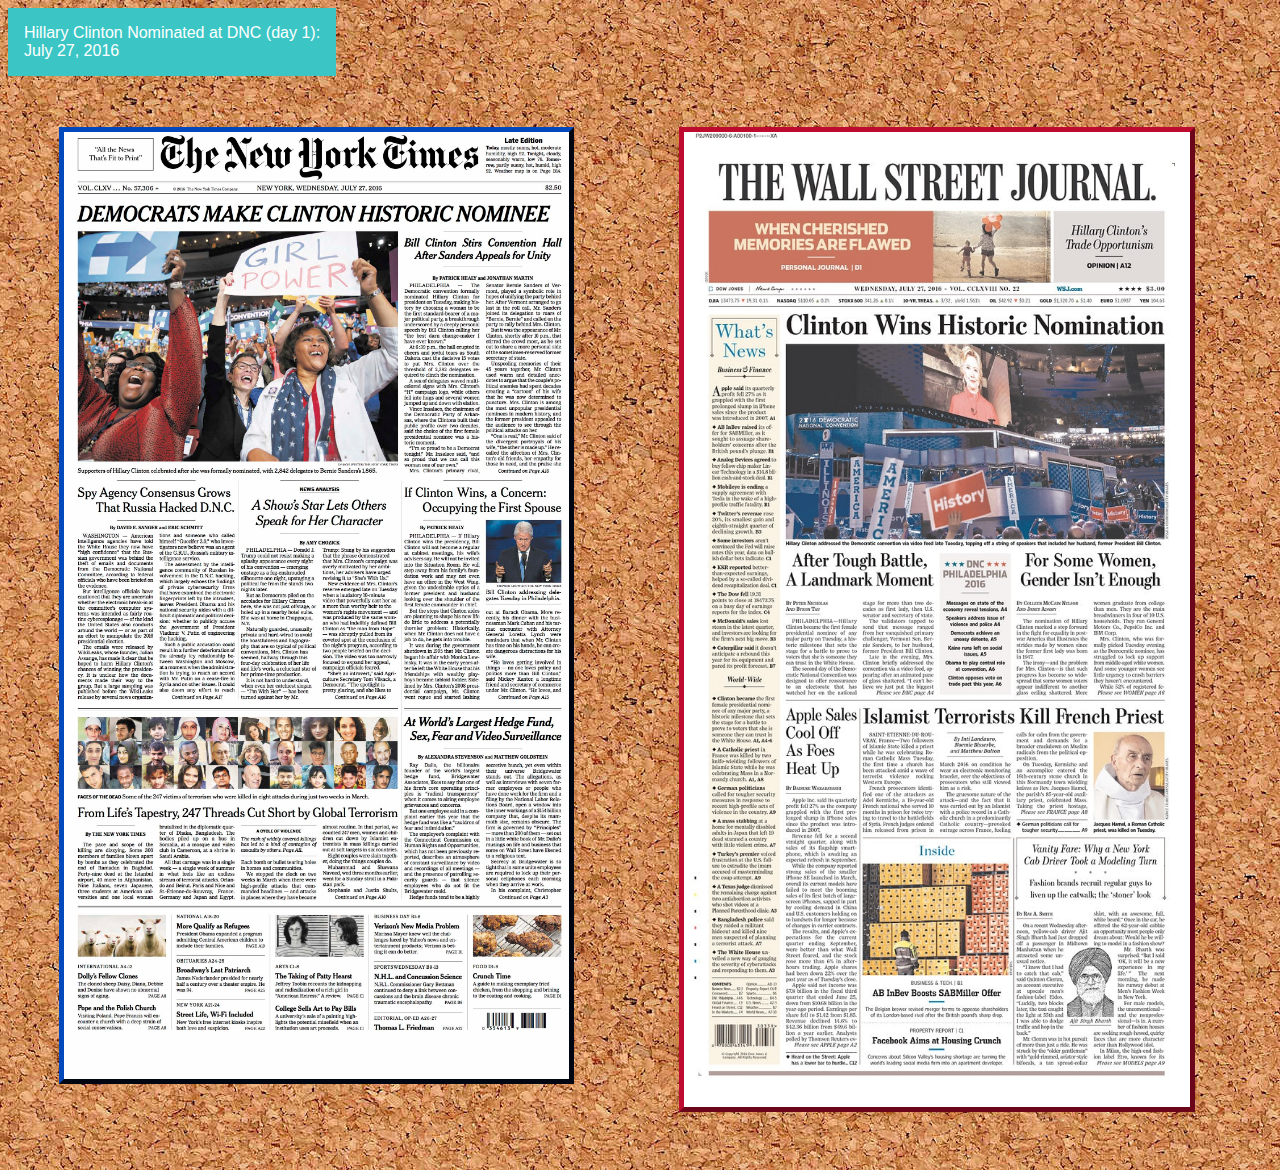
<file: july27.html>
<!DOCTYPE html>
<html>
<head>
  <title>News Comparison</title>
  <meta charset="utf-8">
  <meta name="viewport" content="width=device-width, initial-scale=1, maximum-scale=1" />
  <link rel="stylesheet" type="text/css" href="contentstyle.css">
</head>
<body>
  <div class="dropdown">
    <button class="dropbtn">Hillary Clinton Nominated at DNC (day 1): <br> July 27, 2016</button>
      <div class="dropdown-content">
        <a href="today.html" >Today: 8/3</a>
        <a href="yesturday.html">Yesterday: 8/2</a>
        <a href="july29.html" >DNC Day 2: 7/29</a>
        <a href="july27.html" class="current-page">DNC Day 1: 7/27</a>
        <a href="june28.html">Supreme Court on Abortion: 6/28</a>
        <a href="june25.html">Brexit: 6/25</a>
        <a href="march23.html">Brussels Bombing: 4/23</a>
      </div>
  </div>
<div class="imageBox">
  <img id="nyt" src="nyt-july27.jpg"/>
  <img id="wsj" src="wsj-july27.jpg"/>
</div>
</body>
	
</html>
</file>
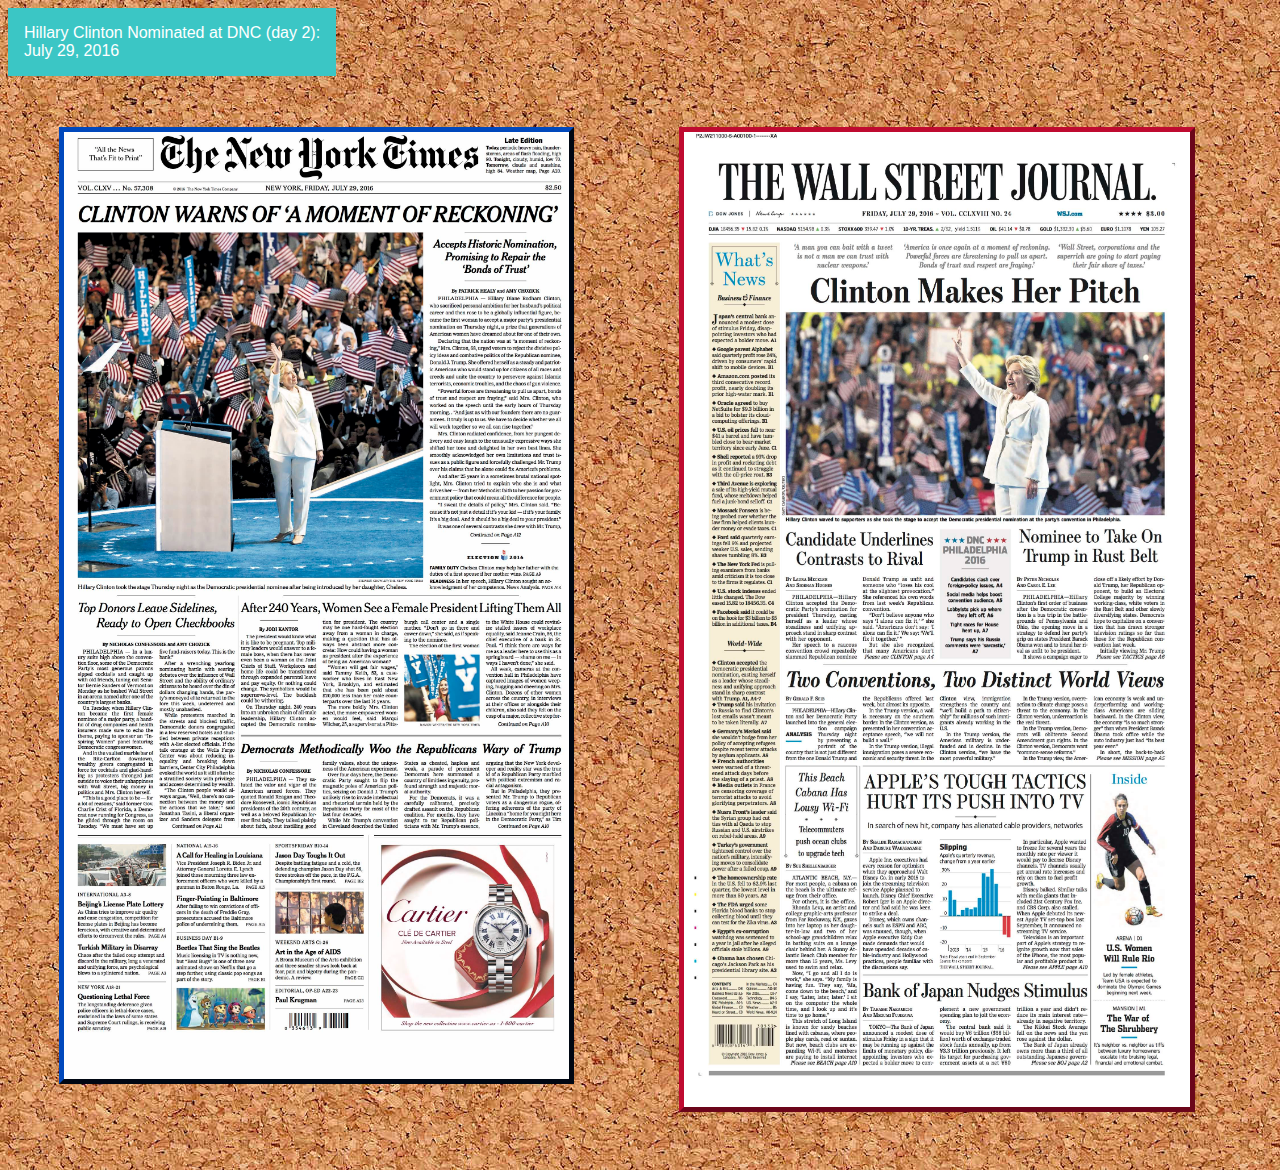
<file: july29.html>
<!DOCTYPE html>
<html>
<head>
  <title>News Comparison</title>
  <meta charset="utf-8">
  <meta name="viewport" content="width=device-width, initial-scale=1, maximum-scale=1" />
  <link rel="stylesheet" type="text/css" href="contentstyle.css">
</head>
<body>
  <div class="dropdown">
    <button class="dropbtn">Hillary Clinton Nominated at DNC (day 2): <br> July 29, 2016</button>
      <div class="dropdown-content">
        <a href="today.html" >Today: 8/3</a>
        <a href="yesturday.html">Yesterday: 8/2</a>
        <a href="july29.html" class="current-page">DNC Day 2: 7/29</a>
        <a href="july27.html">DNC Day 1: 7/27</a>
        <a href="june28.html">Supreme Court on Abortion: 6/28</a>
        <a href="june25.html">Brexit: 6/25</a>
        <a href="march23.html">Brussels Bombing: 4/23</a>
      </div>
  </div>
<div class="imageBox">
  <img id="nyt" src="nyt-july29.jpg"/> 
  <img id="wsj" src="wsj-july29.jpg"/>
</div>
</body>
	
</html>
</file>
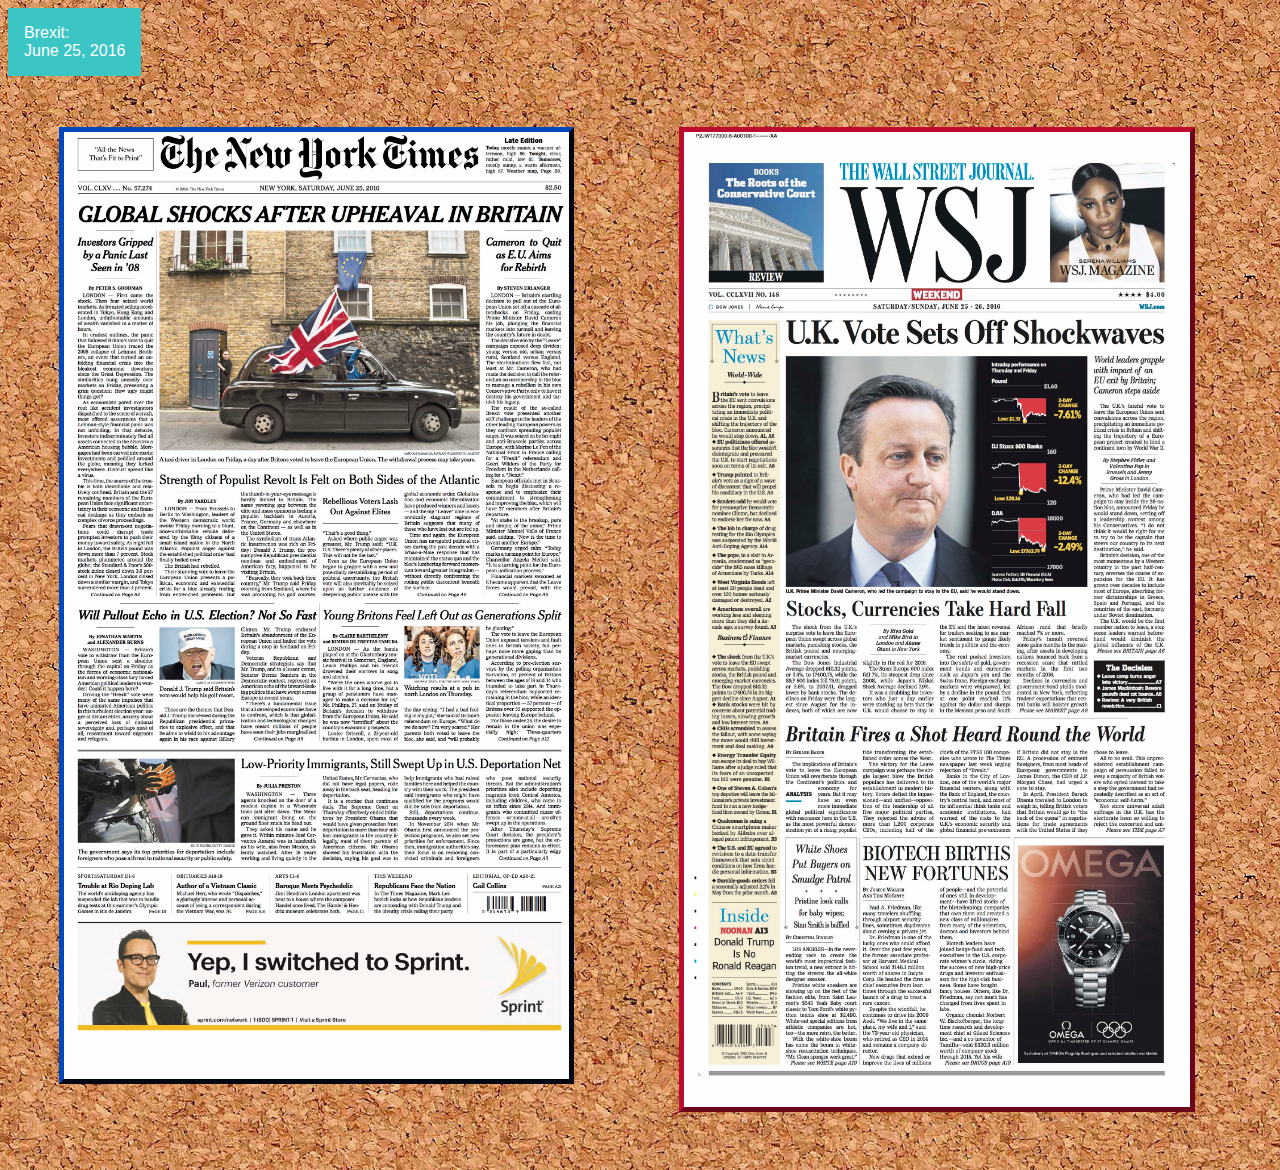
<file: june25.html>
<!DOCTYPE html>
<html>
<head>
  <title>News Comparison</title>
  <meta charset="utf-8">
  <meta name="viewport" content="width=device-width, initial-scale=1, maximum-scale=1" />
  <link rel="stylesheet" type="text/css" href="contentstyle.css">
</head>
<body>
  <div class="dropdown">
    <button class="dropbtn">Brexit: <br> June 25, 2016</button>
      <div class="dropdown-content">
        <a href="today.html" >Today: 8/3</a>
        <a href="yesturday.html">Yesterday: 8/2</a>
        <a href="july29.html">DNC Day 2: 7/29</a>
        <a href="july27.html">DNC Day 1: 7/27</a>
        <a href="june28.html">Supreme Court on Abortion: 6/28</a>
        <a href="june25.html" class="current-page">Brexit: 6/25</a>
        <a href="march23.html">Brussels Bombing: 4/23</a>
      </div>
  </div>
<div class="imageBox">
  <img id="nyt" src="nyt-june25.jpg"/> 
  <img id="wsj" src="wsj-june25.jpg"/>
</div>
</body>
	
</html>
</file>
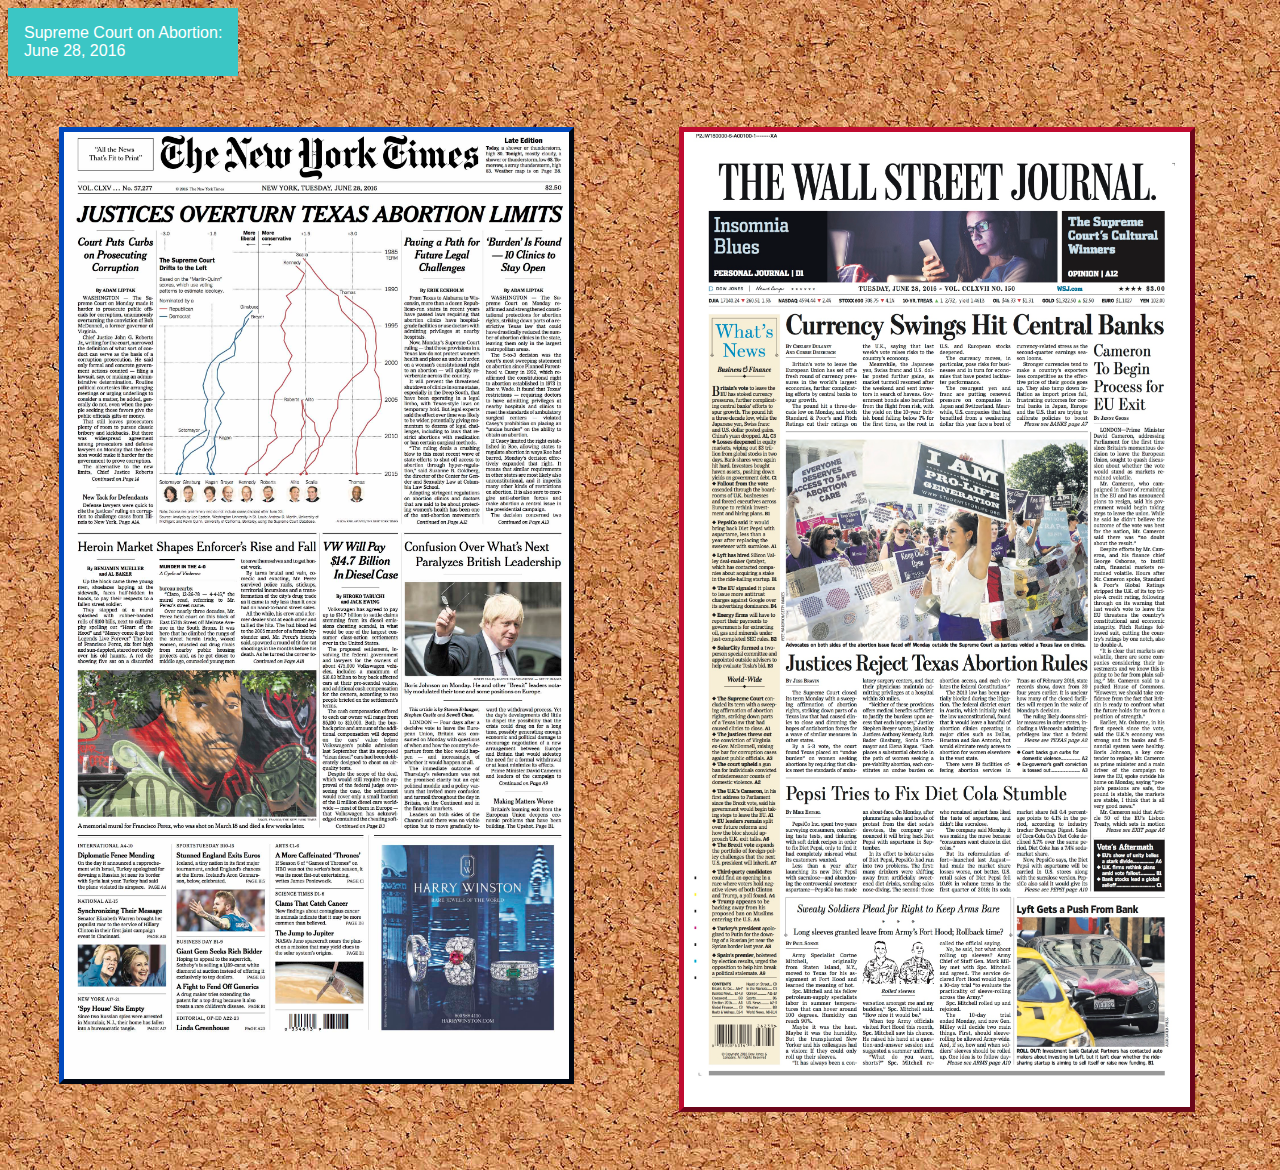
<file: june28.html>
<!DOCTYPE html>
<html>
<head>
  <title>News Comparison</title>
  <meta charset="utf-8">
  <meta name="viewport" content="width=device-width, initial-scale=1, maximum-scale=1" />
  <link rel="stylesheet" type="text/css" href="contentstyle.css">
</head>
<body>
  <div class="dropdown">
    <button class="dropbtn">Supreme Court on Abortion: <br> June 28, 2016</button>
      <div class="dropdown-content">
        <a href="today.html">Today: 8/3</a>
        <a href="yesturday.html">Yesterday: 8/2</a>
        <a href="july29.html">DNC Day 2: 7/29</a>
        <a href="july27.html">DNC Day 1: 7/27</a>
        <a href="june28.html" class="current-page">Supreme Court on Abortion: 6/28</a>
        <a href="june25.html">Brexit: 6/25</a>
        <a href="march23.html">Brussels Bombing: 4/23</a>
      </div>
  </div>
<div class="imageBox">
  <img id="nyt" src="nyt-june28.jpg"/> 
  <img id="wsj" src="wsj-june28.jpg"/>
</div>
</body>
	
</html>
</file>
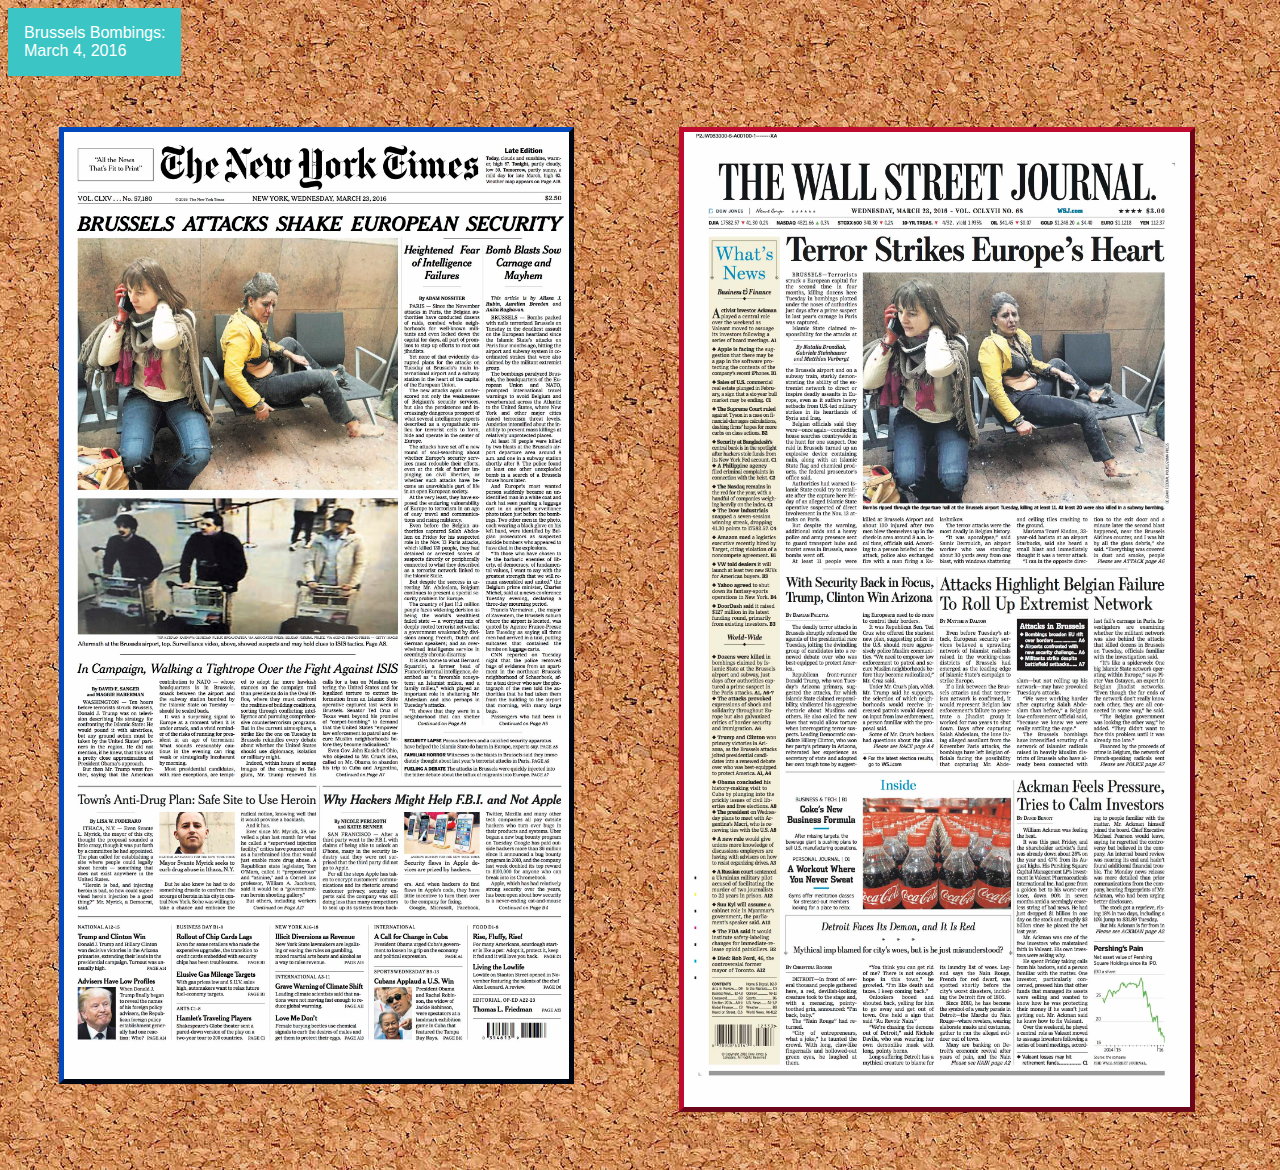
<file: march23.html>
<!DOCTYPE html>
<html>
<head>
  <title>News Comparison</title>
  <meta charset="utf-8">
  <meta name="viewport" content="width=device-width, initial-scale=1, maximum-scale=1" />
  <link rel="stylesheet" type="text/css" href="contentstyle.css">
</head>
<body>
  <div class="dropdown">
    <button class="dropbtn">Brussels Bombings: <br> March 4, 2016</button>
      <div class="dropdown-content">
        <a href="today.html">Today: 8/3</a>
        <a href="yesturday.html">Yesterday: 8/2</a>
        <a href="july29.html">DNC Day 2: 7/29</a>
        <a href="july27.html">DNC Day 1: 7/27</a>
        <a href="june28.html">Supreme Court on Abortion: 6/28</a>
        <a href="june25.html">Brexit: 6/25</a>
        <a href="march23.html" class="current-page">Brussels Bombing: 4/23</a>
      </div>
  </div>
<div class="imageBox">
  <img id="nyt" src="nyt-march23.jpg"/> 
  <img id="wsj" src="wsj-march23.jpg"/>
</div>
</body>
	
</html>
</file>
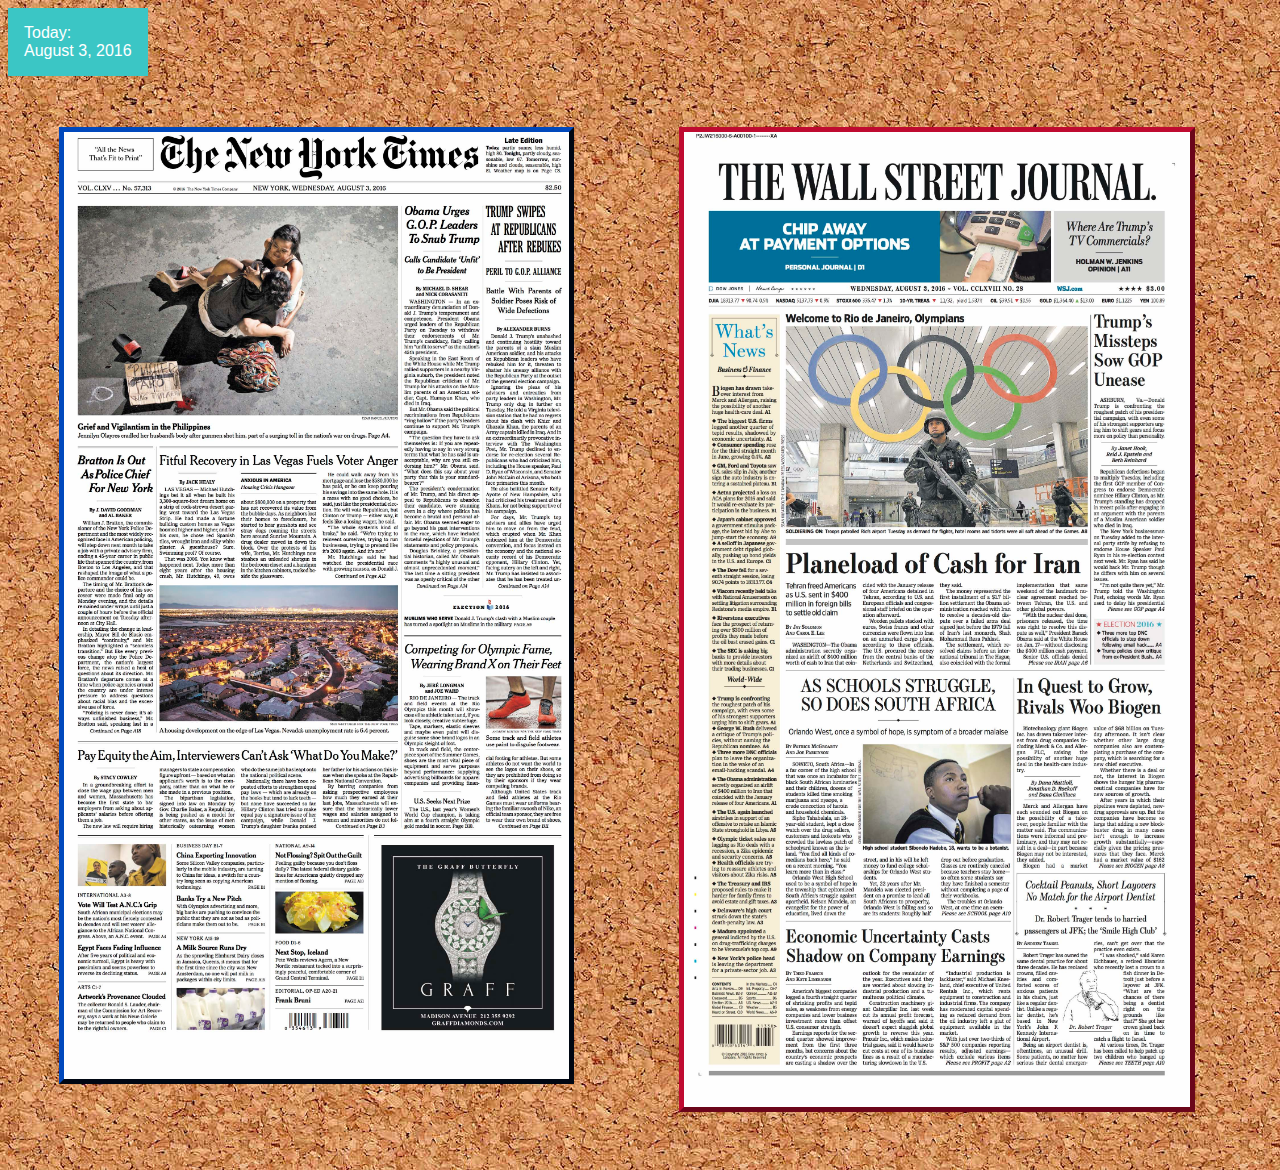
<file: today.html>
<!DOCTYPE html>
<html>
<head>
  <title>News Comparison</title>
  <meta charset="utf-8">
  <meta name="viewport" content="width=device-width, initial-scale=1, maximum-scale=1" />
  <link rel="stylesheet" type="text/css" href="contentstyle.css">
</head>	
<body>
  <div class="dropdown">
    <button class="dropbtn">Today: <br> August 3, 2016</button>
      <div class="dropdown-content">
        <a href="today.html" class="current-page">Today: 8/3</a>
        <a href="yesturday.html">Yesterday: 8/2</a>
        <a href="july29.html">DNC Day 2: 7/29</a>
        <a href="july27.html">DNC Day 1: 7/27</a>
        <a href="june28.html">Supreme Court on Abortion: 6/28</a>
        <a href="june25.html">Brexit: 6/25</a>
        <a href="march23.html">Brussels Bombing: 4/23</a>
      </div>
    </div>
<div class="imageBox">
  <img id="nyt" src="nyt-aug3.jpg"/> 
  <img id="wsj" src="wsj-aug3.jpg"/>
</div>
</body>
	
</html>
</file>
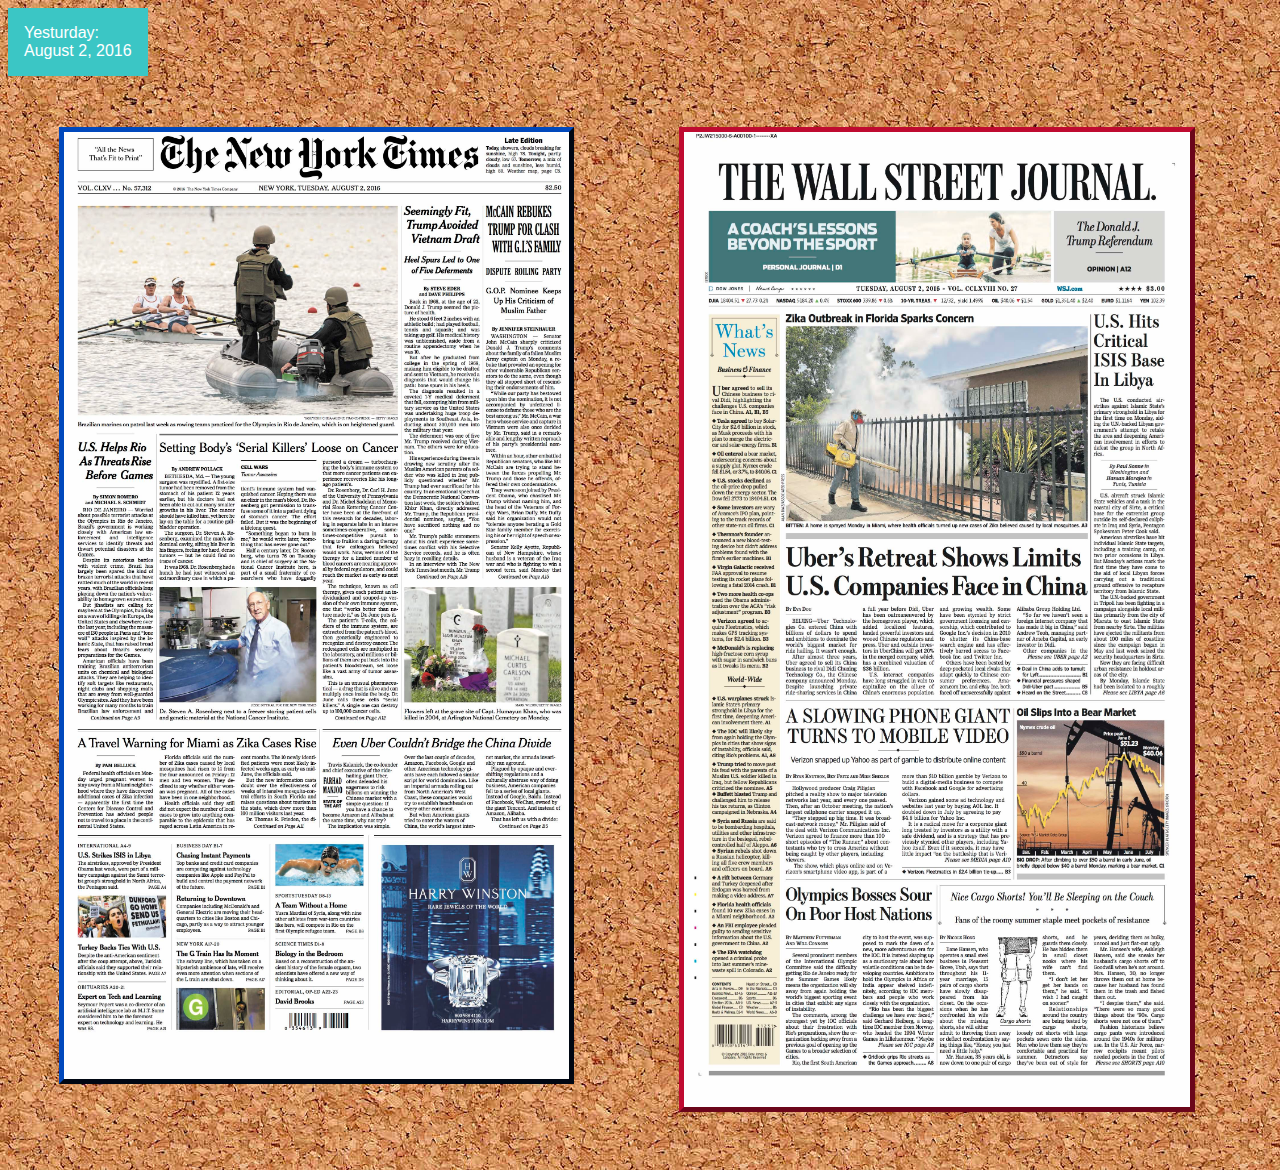
<file: yesturday.html>
<!DOCTYPE html>
<html>
<head>
  <title>News Comparison</title>
  <meta charset="utf-8">
  <meta name="viewport" content="width=device-width, initial-scale=1, maximum-scale=1" />
  <link rel="stylesheet" type="text/css" href="contentstyle.css">
</head>	
<body>
  <div class="dropdown">
    <button class="dropbtn">Yesturday: <br> August 2, 2016</button>
      <div class="dropdown-content">
        <a href="index.html">Today: 8/3</a>
        <a href="yesturday.html" class="current-page">Yesturday: 8/2</a>
        <a href="july29.html">DNC Day 2: 7/29</a>
        <a href="july27.html">DNC Day 1: 7/27</a>
        <a href="june28.html">Supreme Court on Abortion: 6/28</a>
        <a href="june25.html">Brexit: 6/25</a>
        <a href="march23.html">Brussels Bombing: 4/23</a>
      </div>
  </div>
<div class="imageBox">
  <img id="nyt" src="nyt-aug2.jpg"/> 
  <img id="wsj" src="wsj-aug2.jpg"/>
</div>
</body>
	
</html>
</file>
<file: contentstyle.css>
body {background-image: url("background.jpg");
  }

.imageBox{width:100%;
}
.dropbtn {
    background-color: rgb(59, 198, 197);
    color: white;
    padding: 16px;
    font-size: 16px;
    border: none;
    cursor: pointer;
    min-width: 25%;
    text-align: left;
}

.dropdown {
    position: relative;
    display: inline-block;
    min-width: 25%;
}

.dropdown-content {
    display: none;
    position: absolute;
    background-color: #f9f9f9;
    min-width: 160px;
    box-shadow: 0px 8px 16px 0px rgba(0,0,0,0.2);
}

.dropdown-content a {
    color: black;
    padding: 12px 16px;
    text-decoration: none;
    display: block;
    border-bottom: solid 1px lightgrey;
}

  .dropdown-content a:hover {background-color: #f1f1f1;}

  .dropdown:hover .dropdown-content {
    display: block;
  }

  .dropdown:hover .dropbtn {
    background-color: rbg(0, 160, 160);
  }
  .current-page{ background-color: rgb(59, 198, 197);
                color: white;
  }

  #nyt{
    border-style: outset;
    border-width: 5px;
      border-color: rgb(0,40,104);
      width: 40%;
      vertical-align: text-top;
      margin: 4%;
    }

  #wsj{
      border-style: outset;
      border-width: 5px;
      border-color: rgb(191,10,48);
      width: 40%;
      vertical-align: text-top;
      margin: 4%;
    }
</file>
